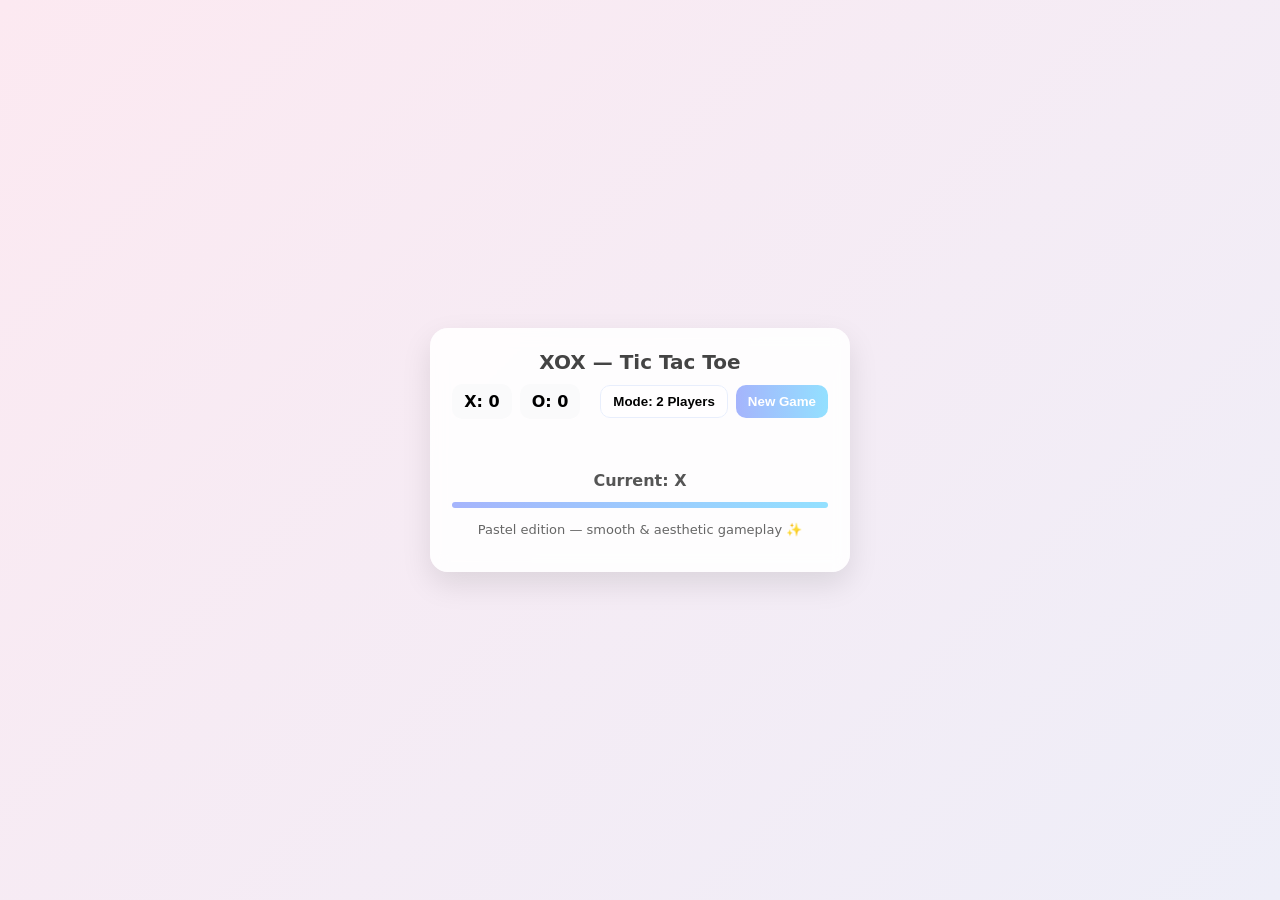
<file: index.html>
<!DOCTYPE html>
<html lang="en">
<head>
<meta charset="utf-8" />
<meta name="viewport" content="width=device-width,initial-scale=1" />
<title>XOX — Tic Tac Toe (Pastel Responsive)</title>
<link rel="stylesheet" href="style.css">
</head>
<body>
<main class="game-wrap" role="main">
<h1>XOX — Tic Tac Toe</h1>


<header class="top-row">
<div class="score" aria-live="polite">
<div class="box">X: <span id="scoreX">0</span></div>
<div class="box">O: <span id="scoreO">0</span></div>
</div>


<div class="controls">
<button id="modeBtn" class="btn-ghost" aria-pressed="false">Mode: 2 Players</button>
<button id="resetBtn" class="btn-primary">New Game</button>
</div>
</header>


<section class="board-wrap">
<div class="board" id="board" role="grid" aria-label="Tic tac toe board"></div>
</section>


<div class="status" id="status">Current: <span id="current">X</span></div>
<div class="line" id="progress" aria-hidden="true"></div>
<p class="footer">Pastel edition — smooth & aesthetic gameplay ✨</p>
</main>


<script src="script.js"></script>
</body>
</html>
</file>
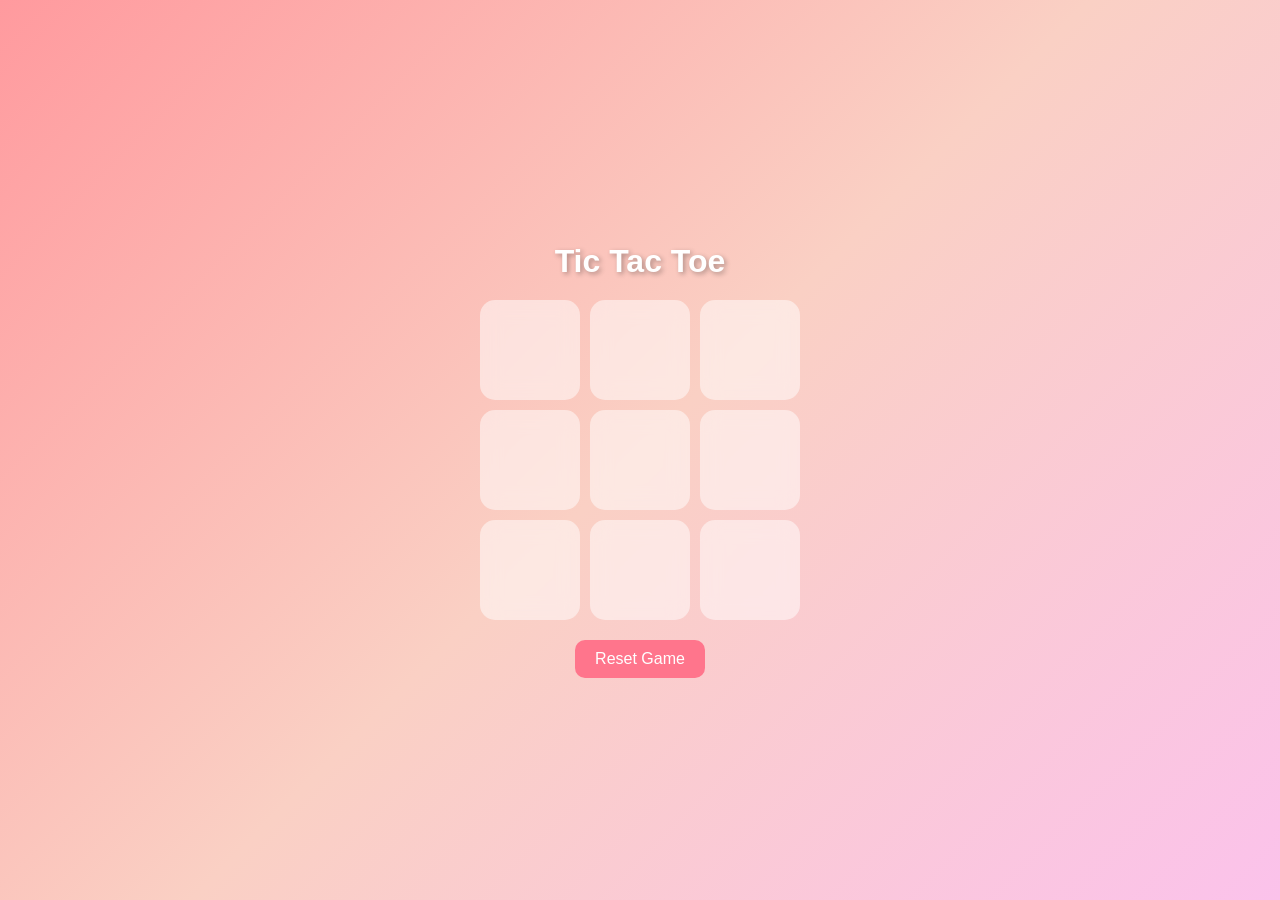
<file: Tic-Tac-Toe.html>
<!DOCTYPE html>
<html lang="en">
<head>
  <meta charset="UTF-8" />
  <meta name="viewport" content="width=device-width, initial-scale=1.0" />
  <title>Tic Tac Toe</title>
  <style>
    body {
      font-family: Arial, sans-serif;
      background: linear-gradient(135deg, #ff9a9e, #fad0c4, #fbc2eb);
      height: 100vh;
      display: flex;
      flex-direction: column;
      align-items: center;
      justify-content: center;
      margin: 0;
    }

    h1 {
      color: #fff;
      text-shadow: 2px 2px 5px rgba(0, 0, 0, 0.3);
      margin-bottom: 20px;
    }

    #game {
      display: grid;
      grid-template-columns: repeat(3, 100px);
      grid-gap: 10px;
    }

    .cell {
      width: 100px;
      height: 100px;
      background: #ffffff80;
      backdrop-filter: blur(10px);
      border-radius: 15px;
      display: flex;
      justify-content: center;
      align-items: center;
      font-size: 2.5rem;
      font-weight: bold;
      cursor: pointer;
      transition: 0.3s;
    }

    .cell:hover {
      background: #ffffffcc;
      transform: scale(1.05);
    }

    #resetBtn {
      margin-top: 20px;
      padding: 10px 20px;
      background: #ff758c;
      color: white;
      border: none;
      border-radius: 10px;
      font-size: 1rem;
      cursor: pointer;
      transition: 0.3s;
    }

    #resetBtn:hover {
      background: #ff5e78;
      transform: scale(1.1);
    }

  </style>
</head>
<body>
  <h1>Tic Tac Toe</h1>

  <div id="game"></div>
  <button id="resetBtn" onclick="resetGame()">Reset Game</button>

  <script>
    let currentPlayer = "X";
    const gameBoard = Array(9).fill(null);
    const gameContainer = document.getElementById("game");

    function createBoard() {
      gameContainer.innerHTML = "";
      gameBoard.forEach((_, index) => {
        const cell = document.createElement("div");
        cell.classList.add("cell");
        cell.addEventListener("click", () => handleClick(index, cell));
        gameContainer.appendChild(cell);
      });
    }

    function handleClick(index, cell) {
      if (gameBoard[index] !== null) return;

      gameBoard[index] = currentPlayer;
      cell.textContent = currentPlayer;
      cell.style.color = currentPlayer === "X" ? "#ff4b5c" : "#1e90ff";

      if (checkWinner()) {
        setTimeout(() => alert(`${currentPlayer} Wins! 🎉`), 100);
        return;
      }

      currentPlayer = currentPlayer === "X" ? "O" : "X";
    }

    function checkWinner() {
      const winPatterns = [
        [0, 1, 2], [3, 4, 5], [6, 7, 8], // Rows
        [0, 3, 6], [1, 4, 7], [2, 5, 8], // Columns
        [0, 4, 8], [2, 4, 6]            // Diagonals
      ];

      return winPatterns.some(pattern => {
        const [a, b, c] = pattern;
        return gameBoard[a] && gameBoard[a] === gameBoard[b] && gameBoard[a] === gameBoard[c];
      });
    }

    function resetGame() {
      currentPlayer = "X";
      gameBoard.fill(null);
      createBoard();
    }

    createBoard();
  </script>
</body>
</html>
</file>
<file: style.css>
:root{
--bg: linear-gradient(135deg,#fce9f1,#e0f3ff,#fef6d9);
--card: rgba(255,255,255,0.9);
--accent: #a5b4fc;
--accent-2: #93e0ff;
--x-color: #ff6b6b;
--o-color: #6cb4ff;
--win: #7cd992;
--text: #333;
}


*{box-sizing:border-box}
html,body{height:100%;margin:0}
body{
font-family: Inter, system-ui, -apple-system, 'Segoe UI', Roboto, Arial;
display:flex;align-items:center;justify-content:center;
background:var(--bg);padding:24px;min-height:100vh;background-size:400% 400%;animation:bgAnim 12s ease infinite;
}


@keyframes bgAnim{0%{background-position:0% 50%}50%{background-position:100% 50%}100%{background-position:0% 50%}}


.game-wrap{width:100%;max-width:420px;background:var(--card);border-radius:18px;padding:22px;box-shadow:0 12px 30px rgba(0,0,0,0.10);backdrop-filter:blur(8px)}
h1{font-size:20px;margin:0 0 10px;text-align:center;color:#444}
.top-row{display:flex;justify-content:space-between;align-items:center;margin-bottom:14px}
.score{display:flex;gap:8px}
.score .box{background:#fafafb;padding:8px 10px;border-radius:10px;min-width:60px;text-align:center;font-weight:700}
.controls{display:flex;gap:8px}
button{border:none;padding:8px 12px;border-radius:10px;cursor:pointer;font-weight:700;transition:transform .14s ease,box-shadow .14s ease}
button:focus{outline:3px solid rgba(99,102,241,0.18);transform:translateY(-2px)}
.btn-primary{background:linear-gradient(90deg,var(--accent),var(--accent-2));color:white}
.btn-primary:hover{box-shadow:0 8px 20px rgba(99,102,241,0.12)}
.btn-ghost{background:#ffffff88;border:1px solid #e8eefc}


.board-wrap{display:flex;justify-content:center}
.board{display:grid;grid-template-columns:repeat(3,1fr);gap:12px;padding:12px;width:100%}
.cell{background:linear-gradient(180deg,#ffffff,#f3f6ff);aspect-ratio:1/1;display:flex;align-items:center;justify-content:center;border-radius:12px;font-size:42px;cursor:pointer;user-select:none;transition:transform 200ms cubic-bezier(.2,.9,.3,1), box-shadow 200ms}
.cell:hover{transform:translateY(-6px);box-shadow:0 14px 30px rgba(16,24,40,0.08)}
.cell.disabled{cursor:default;opacity:0.9}


/* small screens: shrink font and gaps */
@media (max-width:360px){.cell{font-size:34px}.board{gap:8px;padding:8px}}


/* X and O styles */
.x{color:var(--x-color);transform:scale(0.96);animation:pop 220ms ease both}
.o{color:var(--o-color);transform:scale(0.96);animation:pop 220ms ease both}
@keyframes pop{0%{transform:scale(.6);opacity:0}100%{transform:scale(1);opacity:1}}


/* winning highlight */
.cell.win{background:linear-gradient(90deg,#e6ffef,#d4ffe3);box-shadow:0 18px 40px rgba(40,199,111,0.12);transform:scale(1.06)}


.status{margin-top:14px;text-align:center;font-weight:700;color:#555}
.highlight{color:var(--win)}
.line{height:6px;border-radius:6px;margin-top:12px;overflow:hidden;background:linear-gradient(90deg,var(--accent),var(--accent-2));transition:width 280ms ease}
.footer{margin-top:14px;text-align:center;font-size:13px;color:#666}


/* subtle entrance animation for board */
@keyframes enterBoard{from{opacity:0;transform:translateY(8px)}to{opacity:1;transform:none}}
.board{animation:enterBoard .36s ease both}
</file>
